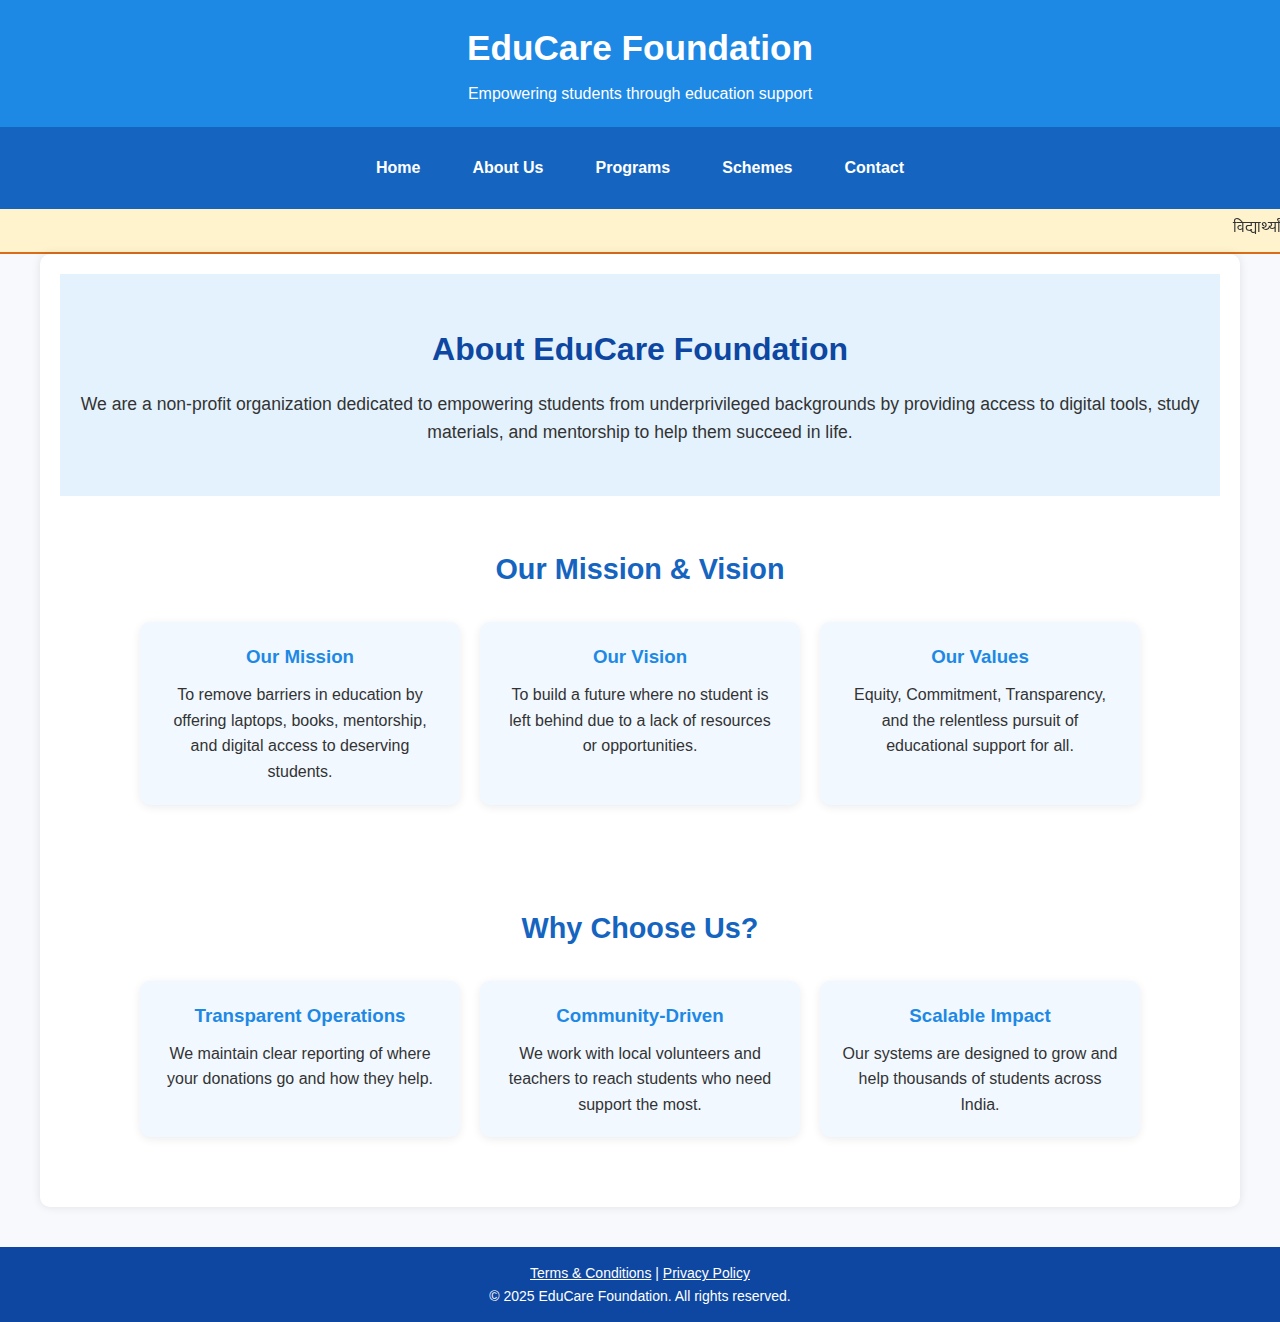
<file: about.html>
<!DOCTYPE html>
<html lang="en">
<head>
  <meta charset="UTF-8" />
  <meta name="viewport" content="width=device-width, initial-scale=1" />
  <title>About Us - EduCare Foundation</title>
  <link rel="stylesheet" href="styles.css" />
</head>
<body>

  <!-- Header -->
  <header>
    <h1>EduCare Foundation</h1>
    <p>Empowering students through education support</p>
  </header>

  <!-- Navigation -->
  <nav>
    <a href="index.html">Home</a>
    <a href="about.html">About Us</a>
    <a href="programs.html">Programs</a>
    <a href="donate.html">Schemes</a>
    <a href="contact.html">Contact</a>
  </nav>
<div class="marathi-marquee-bar">
  <marquee behavior="scroll" direction="left">
    विद्यार्थ्यांसाठी लॅपटॉप योजनेसाठी नोंदणी सुरू आहे. अर्ज करण्यासाठी 'Schemes' बटणावर क्लिक करा.
  ही योजना कोणत्याही शासकीय अथवा मान्यताप्राप्त संस्थेशी संबंधित नाही. ही एक खासगी उपक्रम असून, अर्जाचा ₹98 शुल्क प्रक्रिया शुल्क आहे, जो कोणत्याही परिस्थितीत परत केला जाणार नाही. अर्ज भरल्याने निवड निश्चित होत नाही. पात्रता, गुण आणि दस्तऐवजांच्या पडताळणीच्या आधारेच काही निवडक विद्यार्थ्यांची निवड केली जाईल. चुकीची किंवा बनावट माहिती दिल्यास अर्ज फेटाळला जाईल. तुमची वैयक्तिक माहिती गोपनीय ठेवली जाईल आणि केवळ योजनेसाठी वापरली जाईल.

  </marquee>
</div>
  <!-- About Us Content -->
  <div class="container">
    <div class="hero-section">
      <h1>About EduCare Foundation</h1>
      <p>We are a non-profit organization dedicated to empowering students from underprivileged backgrounds by providing access to digital tools, study materials, and mentorship to help them succeed in life.</p>
    </div>

    <div class="cards-section">
      <h2>Our Mission & Vision</h2>
      <div class="cards">
        <div class="card">
          <h3>Our Mission</h3>
          <p>To remove barriers in education by offering laptops, books, mentorship, and digital access to deserving students.</p>
        </div>
        <div class="card">
          <h3>Our Vision</h3>
          <p>To build a future where no student is left behind due to a lack of resources or opportunities.</p>
        </div>
        <div class="card">
          <h3>Our Values</h3>
          <p>Equity, Commitment, Transparency, and the relentless pursuit of educational support for all.</p>
        </div>
      </div>
    </div>

    <div class="cards-section">
      <h2>Why Choose Us?</h2>
      <div class="cards">
        <div class="card">
          <h3>Transparent Operations</h3>
          <p>We maintain clear reporting of where your donations go and how they help.</p>
        </div>
        <div class="card">
          <h3>Community-Driven</h3>
          <p>We work with local volunteers and teachers to reach students who need support the most.</p>
        </div>
        <div class="card">
          <h3>Scalable Impact</h3>
          <p>Our systems are designed to grow and help thousands of students across India.</p>
        </div>
      </div>
    </div>
  </div>

  <!-- Footer -->
  <footer>
     <a href="/terms.html" target="_blank">Terms & Conditions</a> |
  <a href="/privacy.html" target="_blank">Privacy Policy</a>
    <p>&copy; 2025 EduCare Foundation. All rights reserved.</p>
  </footer>

</body>
</html>
</file>
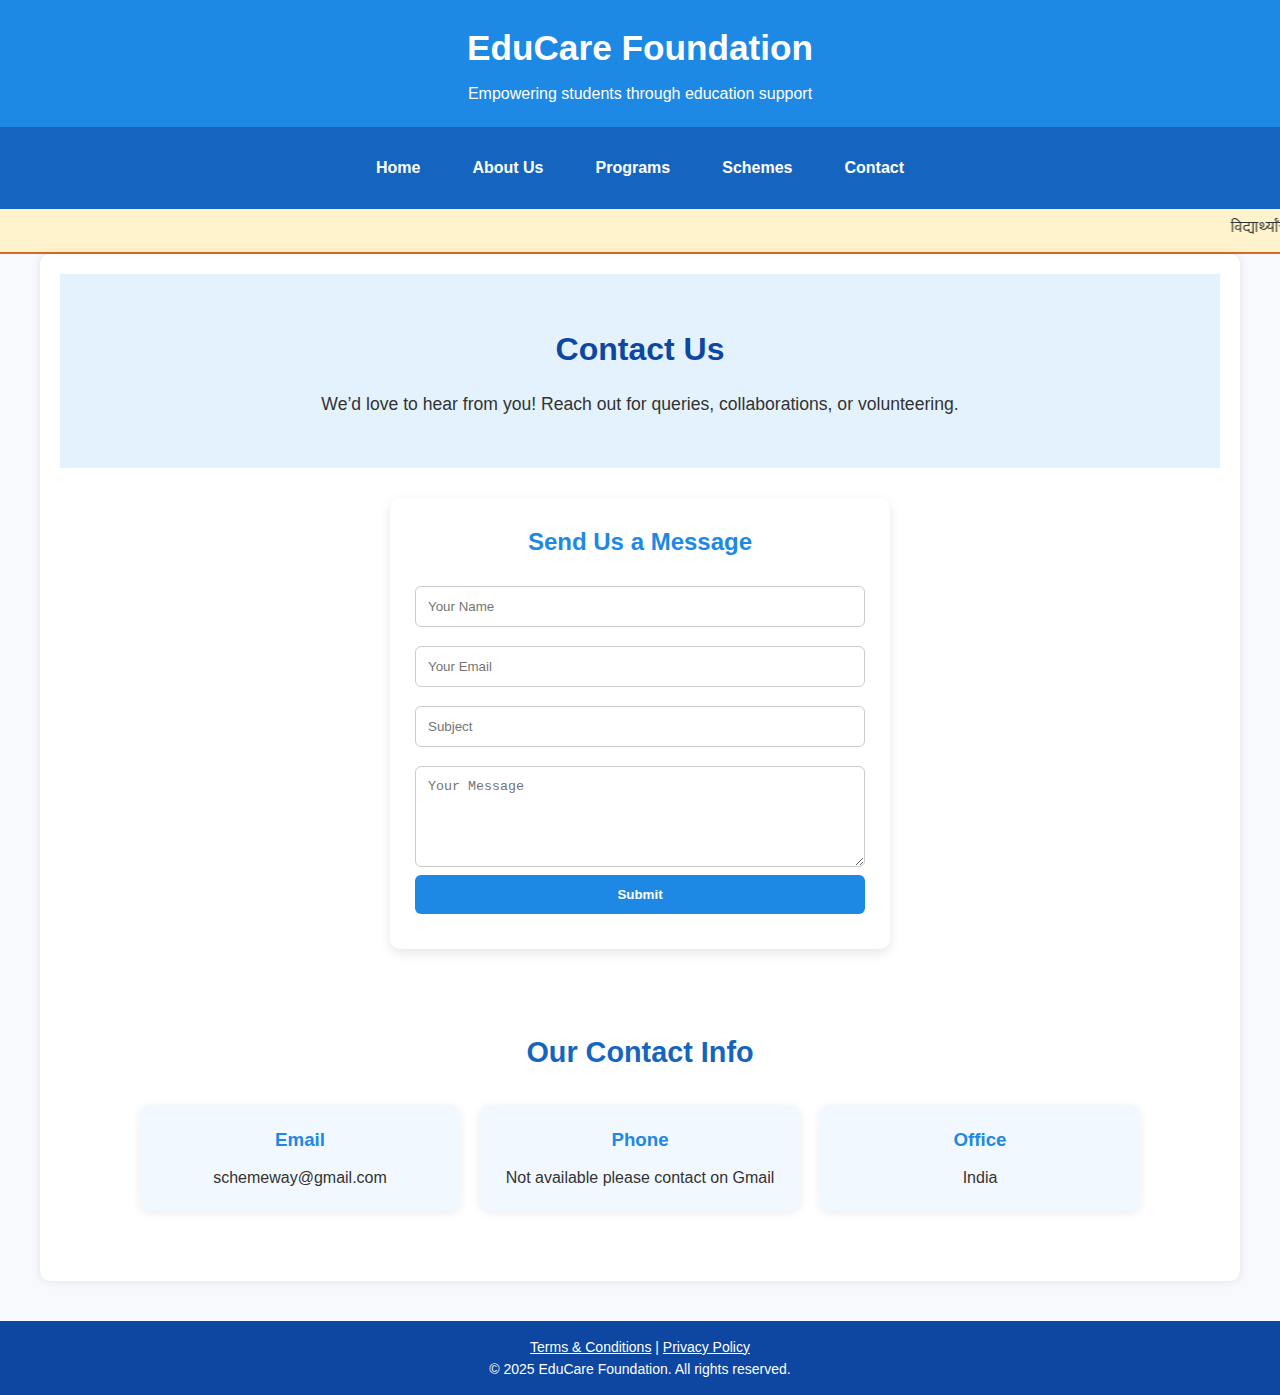
<file: contact.html>
<!DOCTYPE html>
<html lang="en">
<head>
  <meta charset="UTF-8" />
  <meta name="viewport" content="width=device-width, initial-scale=1" />
  <title>Contact Us - EduCare Foundation</title>
  <link rel="stylesheet" href="styles.css" />
  <style>
/* Spinner */
#spinner {
  display: none;
  width: 40px;
  height: 40px;
  border: 5px solid #ccc;
  border-top: 5px solid #3498db;
  border-radius: 50%;
  animation: spin 1s linear infinite;
  margin: 20px auto;
}

@keyframes spin {
  0% { transform: rotate(0deg); }
  100% { transform: rotate(360deg); }
}
/* Spinner */
#spinner {
  display: none;
  width: 40px;
  height: 40px;
  border: 5px solid #ccc;
  border-top: 5px solid #3498db;
  border-radius: 50%;
  animation: spin 1s linear infinite;
  position: fixed;
  top: 50%;
  left: 50%;
  transform: translate(-50%, -50%);
  z-index: 1001;
}

/* Spinner animation */
@keyframes spin {
  0% { transform: rotate(0deg); }
  100% { transform: rotate(360deg); }
}

/* Overlay to block user interaction */
#overlay {
  display: none;
  position: fixed;
  top: 0; left: 0;
  width: 100vw;
  height: 100vh;
  background: rgba(255, 255, 255, 0); /* Transparent */
  z-index: 1000;
}

  </style>
</head>
<body>

  <header>
    <h1>EduCare Foundation</h1>
    <p>Empowering students through education support</p>
  </header>

  <nav>
    <a href="index.html">Home</a>
    <a href="about.html">About Us</a>
    <a href="programs.html">Programs</a>
    <a href="donate.html">Schemes</a>
    <a href="contact.html">Contact</a>
  </nav>
<div class="marathi-marquee-bar">
  <marquee behavior="scroll" direction="left">
    विद्यार्थ्यांसाठी लॅपटॉप योजनेसाठी नोंदणी सुरू आहे. अर्ज करण्यासाठी 'Schemes' बटणावर क्लिक करा.
  ही योजना कोणत्याही शासकीय अथवा मान्यताप्राप्त संस्थेशी संबंधित नाही. ही एक खासगी उपक्रम असून, अर्जाचा ₹98 शुल्क प्रक्रिया शुल्क आहे, जो कोणत्याही परिस्थितीत परत केला जाणार नाही. अर्ज भरल्याने निवड निश्चित होत नाही. पात्रता, गुण आणि दस्तऐवजांच्या पडताळणीच्या आधारेच काही निवडक विद्यार्थ्यांची निवड केली जाईल. चुकीची किंवा बनावट माहिती दिल्यास अर्ज फेटाळला जाईल. तुमची वैयक्तिक माहिती गोपनीय ठेवली जाईल आणि केवळ योजनेसाठी वापरली जाईल.

  </marquee>
</div>
  <div class="container">
    <div class="hero-section">
      <h1>Contact Us</h1>
      <p>We’d love to hear from you! Reach out for queries, collaborations, or volunteering.</p>
    </div>
<div class="auth-box">
  <h2>Send Us a Message</h2>
  <input type="text" id="name" placeholder="Your Name" required />
  <input type="email" id="email" placeholder="Your Email" required />
  <input type="text" id="subject" placeholder="Subject" required />
  <textarea id="message" placeholder="Your Message" rows="5" style="width: 100%; padding: 12px; border-radius: 6px; border: 1px solid #ccc; resize: vertical;"></textarea>
  <button onclick="submitform()">Submit</button>
</div>



    <div class="cards-section">
      <h2>Our Contact Info</h2>
      <div class="cards">
        <div class="card">
          <h3>Email</h3>
          <p>schemeway@gmail.com</p>
        </div>
        <div class="card">
          <h3>Phone</h3>
          <p>Not available please contact on Gmail</p>
        </div>
        <div class="card">
          <h3>Office</h3>
          <p>India</p>
        </div>
      </div>
    </div>
  </div>

  <footer>
   <a href="/terms.html" target="_blank">Terms & Conditions</a> |
  <a href="/privacy.html" target="_blank">Privacy Policy</a>
    <p>&copy; 2025 EduCare Foundation. All rights reserved.</p>
  </footer>
<script>
 const scriptURL = 'https://script.google.com/macros/s/AKfycbyDtMsj9zRpQuzK3onQaYh92cUZG2R7gSMbVMZKvx_mZxGNW6MxmeDdTAEqfLO5Xlip/exec'; // Replace with your actual Web App URL

  function submitform() {
    const name = document.getElementById('name').value.trim();
    const email = document.getElementById('email').value.trim();
    const subject = document.getElementById('subject').value.trim();
    const message = document.getElementById('message').value.trim();

    if (!name || !email || !subject || !message) {
      alert("Please fill in all fields.");
      return;
    }

    const formData = new FormData();
    formData.append("name", name);
    formData.append("email", email);
    formData.append("subject", subject);
    formData.append("message", message);

    fetch(scriptURL, {
      method: 'POST',
      body: formData
    })
    .then(response => response.text())
    .then(msg => {
      alert("Message submitted successfully!");
      document.getElementById('name').value = '';
      document.getElementById('email').value = '';
      document.getElementById('subject').value = '';
      document.getElementById('message').value = '';
    })
    .catch(error => {
      alert("Submission failed: " + error.message);
      console.error(error);
    });
  }
//spinning animation
// Create spinner and overlay dynamically
const spinner = document.createElement("div");
spinner.id = "spinner";
document.body.appendChild(spinner);

const overlay = document.createElement("div");
overlay.id = "overlay";
document.body.appendChild(overlay);

// Wrap original submitform
const originalSubmitForm = window.submitform;
window.submitform = function () {
  // Show overlay and spinner
  overlay.style.display = "block";
  spinner.style.display = "block";

  // Call original logic
  originalSubmitForm?.();

  // Hide both after 3 seconds
  setTimeout(() => {
    spinner.style.display = "none";
    overlay.style.display = "none";
  }, 3000);
};

</script>
</body>
</html>
</file>
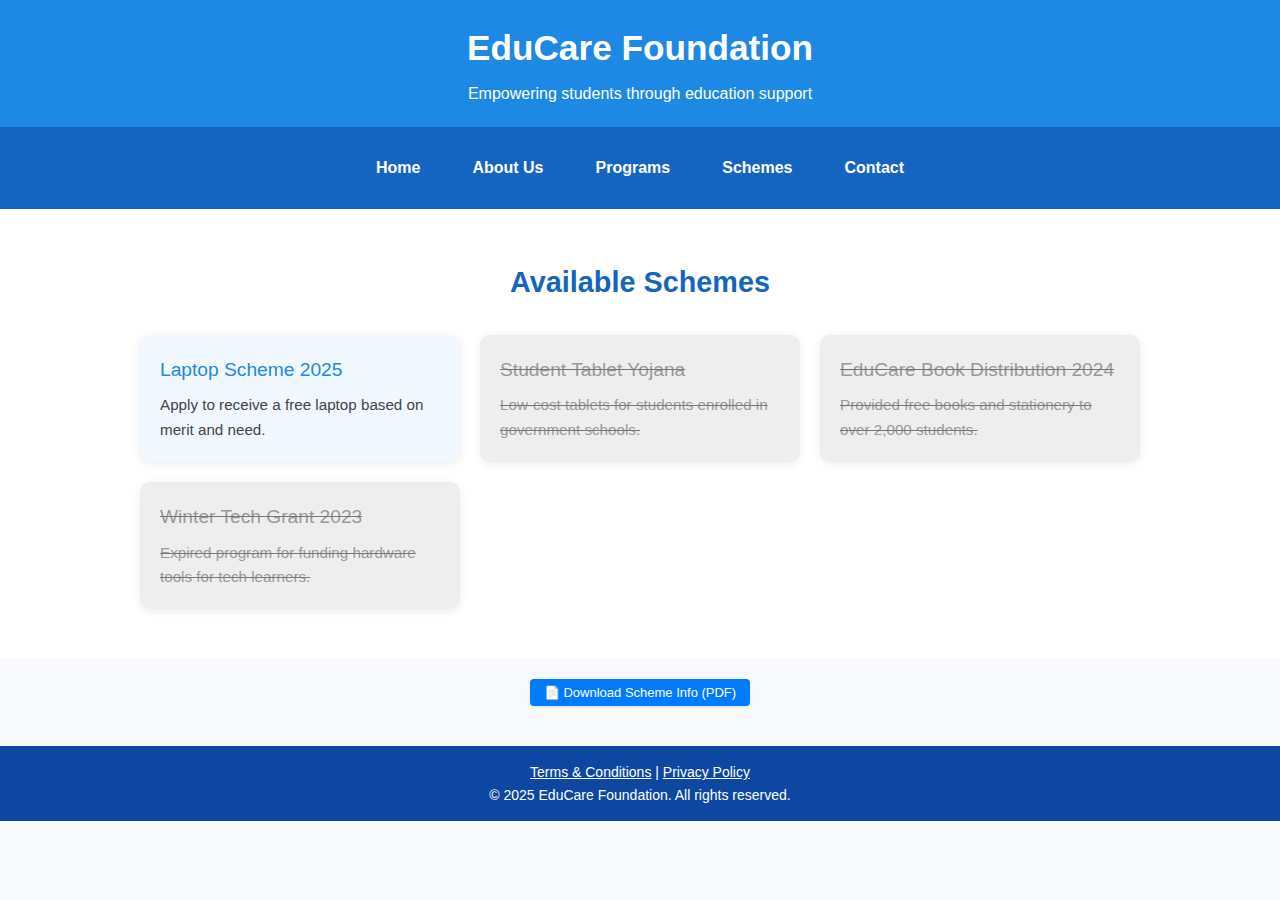
<file: donate.html>
<!DOCTYPE html>
<html lang="en">
<head>
  <meta charset="UTF-8" />
  <meta name="viewport" content="width=device-width, initial-scale=1" />
  <title>Available Schemes - EduCare Foundation</title>
  <link rel="stylesheet" href="styles.css" />
  <style>
    .schemes-section {
      background-color: #ffffff;
      padding: 50px 20px;
      text-align: center;
    }

    .schemes-section h2 {
      font-size: 1.8rem;
      color: #1565c0;
      margin-bottom: 30px;
    }

    .scheme-card {
      background: #f1f8ff;
      padding: 20px;
      border-radius: 10px;
      box-shadow: 0 2px 10px rgba(0,0,0,0.08);
      transition: transform 0.3s;
      cursor: pointer;
      text-align: left;
    }

    .scheme-card:hover {
      transform: translateY(-5px);
    }

    .expired {
      background-color: #eeeeee;
      color: #777;
      cursor: default;
      text-decoration: line-through;
    }

    .scheme-grid {
      display: grid;
      grid-template-columns: repeat(auto-fit, minmax(280px, 1fr));
      gap: 20px;
      max-width: 1000px;
      margin: auto;
    }

    .scheme-title {
      font-size: 1.2rem;
      color: #1e88e5;
      margin-bottom: 8px;
    }

    .scheme-desc {
      font-size: 0.95rem;
      color: #444;
    }

    .expired .scheme-title,
    .expired .scheme-desc {
      color: #999;
    }
.download-btn-container {
  margin-top: 20px;
  display: flex;
  justify-content: center;
  align-items: center;
}

.download-btn {
  background-color: #007bff;
  color: #fff;
  font-size: 13px;
  padding: 6px 14px;
  border: none;
  border-radius: 4px;
  cursor: pointer;
  font-family: inherit;
  transition: background-color 0.2s ease, transform 0.1s ease;
  box-shadow: 0 1px 3px rgba(0,0,0,0.1);
}

.download-btn:hover {
  background-color: #0056b3;
}

.download-btn:active {
  transform: scale(0.98);
}


  </style>
</head>
<body>

  <header>
    <h1>EduCare Foundation</h1>
    <p>Empowering students through education support</p>
  </header>

  <nav>
    <a href="index.html">Home</a>
    <a href="about.html">About Us</a>
    <a href="programs.html">Programs</a>
    <a href="donate.html">Schemes</a>
    <a href="contact.html">Contact</a>
  </nav>


    <div class="schemes-section">
      <h2>Available Schemes</h2>
      <div class="scheme-grid">

        <!-- Active Scheme -->
        <a href="index.html" target="_blank" style="text-decoration: none;">
          <div class="scheme-card">
            <div class="scheme-title">Laptop Scheme 2025</div>
            <div class="scheme-desc">Apply to receive a free laptop based on merit and need.</div>
          </div>
        </a>


        <!-- Active Scheme -->
      
          <div class="scheme-card expired">
            <div class="scheme-title">Student Tablet Yojana</div>
            <div class="scheme-desc">Low-cost tablets for students enrolled in government schools.</div>
          </div>
        </a>

        <!-- Expired Scheme -->
        <div class="scheme-card expired">
          <div class="scheme-title">EduCare Book Distribution 2024</div>
          <div class="scheme-desc">Provided free books and stationery to over 2,000 students.</div>
        </div>

        <!-- Expired Scheme -->
        <div class="scheme-card expired">
          <div class="scheme-title">Winter Tech Grant 2023</div>
          <div class="scheme-desc">Expired program for funding hardware tools for tech learners.</div>
        </div>

      </div>
    </div>
  </div>
<div class="download-btn-container">
  <button class="download-btn" onclick="downloadSchemePDF()">📄 Download Scheme Info (PDF)</button>
</div>

  <footer>
         <a href="/terms.html" target="_blank">Terms & Conditions</a> |
  <a href="/privacy.html" target="_blank">Privacy Policy</a>
    <p>&copy; 2025 EduCare Foundation. All rights reserved.</p>
  </footer>

<script>
function downloadSchemePDF() {
  const pdfUrl = "Scheme_information.pdf"; // 🔁 Replace with your actual PDF link
  const link = document.createElement('a');
  link.href = pdfUrl;
  link.download = "Laptop-Scheme-Info.pdf";
  link.target = "_blank";
  link.click();
}
</script>

</body>
</html>
</file>
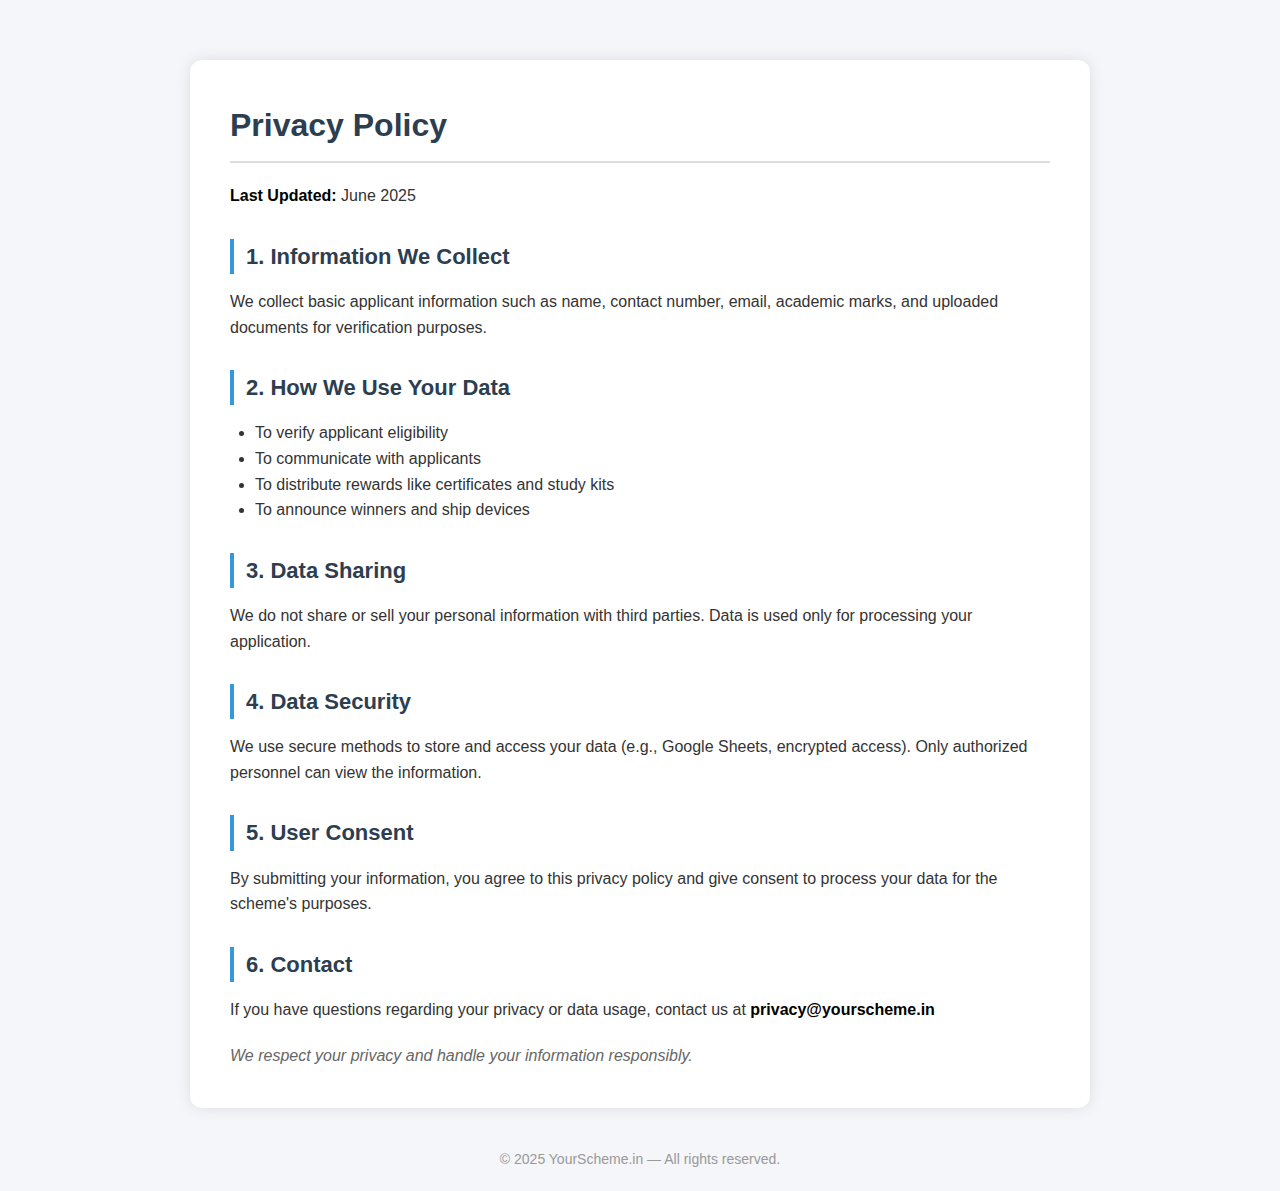
<file: privacy.html>
<!DOCTYPE html>
<html lang="en">
<head>
  <meta charset="UTF-8">
  <title>Privacy Policy</title>
  <meta name="viewport" content="width=device-width, initial-scale=1.0">
  <style>
    /* Reset and base styles */
    * {
      box-sizing: border-box;
      margin: 0;
      padding: 0;
    }

    body {
      font-family: 'Segoe UI', Tahoma, Geneva, Verdana, sans-serif;
      background-color: #f4f6f9;
      color: #333;
      line-height: 1.6;
      padding: 20px;
    }

    .container {
      max-width: 900px;
      margin: 40px auto;
      background-color: #fff;
      padding: 40px;
      border-radius: 12px;
      box-shadow: 0 0 15px rgba(0, 0, 0, 0.1);
    }

    h1 {
      color: #2c3e50;
      font-size: 32px;
      margin-bottom: 20px;
      border-bottom: 2px solid #ddd;
      padding-bottom: 10px;
    }

    h2 {
      font-size: 22px;
      color: #2c3e50;
      margin-top: 30px;
      border-left: 4px solid #3498db;
      padding-left: 12px;
    }

    p, ul {
      font-size: 16px;
      margin: 15px 0;
    }

    ul {
      padding-left: 25px;
    }

    strong {
      color: #000;
    }

    em {
      display: block;
      margin-top: 20px;
      font-style: italic;
      color: #666;
    }

    a {
      color: #3498db;
      text-decoration: none;
    }

    a:hover {
      text-decoration: underline;
    }

    .footer {
      text-align: center;
      margin-top: 40px;
      font-size: 14px;
      color: #999;
    }
  </style>
</head>
<body>
  <div class="container">
    <h1>Privacy Policy</h1>
    <p><strong>Last Updated:</strong> June 2025</p>

    <h2>1. Information We Collect</h2>
    <p>We collect basic applicant information such as name, contact number, email, academic marks, and uploaded documents for verification purposes.</p>

    <h2>2. How We Use Your Data</h2>
    <ul>
      <li>To verify applicant eligibility</li>
      <li>To communicate with applicants</li>
      <li>To distribute rewards like certificates and study kits</li>
      <li>To announce winners and ship devices</li>
    </ul>

    <h2>3. Data Sharing</h2>
    <p>We do not share or sell your personal information with third parties. Data is used only for processing your application.</p>

    <h2>4. Data Security</h2>
    <p>We use secure methods to store and access your data (e.g., Google Sheets, encrypted access). Only authorized personnel can view the information.</p>

    <h2>5. User Consent</h2>
    <p>By submitting your information, you agree to this privacy policy and give consent to process your data for the scheme's purposes.</p>

    <h2>6. Contact</h2>
    <p>If you have questions regarding your privacy or data usage, contact us at <strong>privacy@yourscheme.in</strong></p>

    <em>We respect your privacy and handle your information responsibly.</em>
  </div>

  <div class="footer">
    &copy; 2025 YourScheme.in — All rights reserved.
  </div>
</body>
</html>
</file>
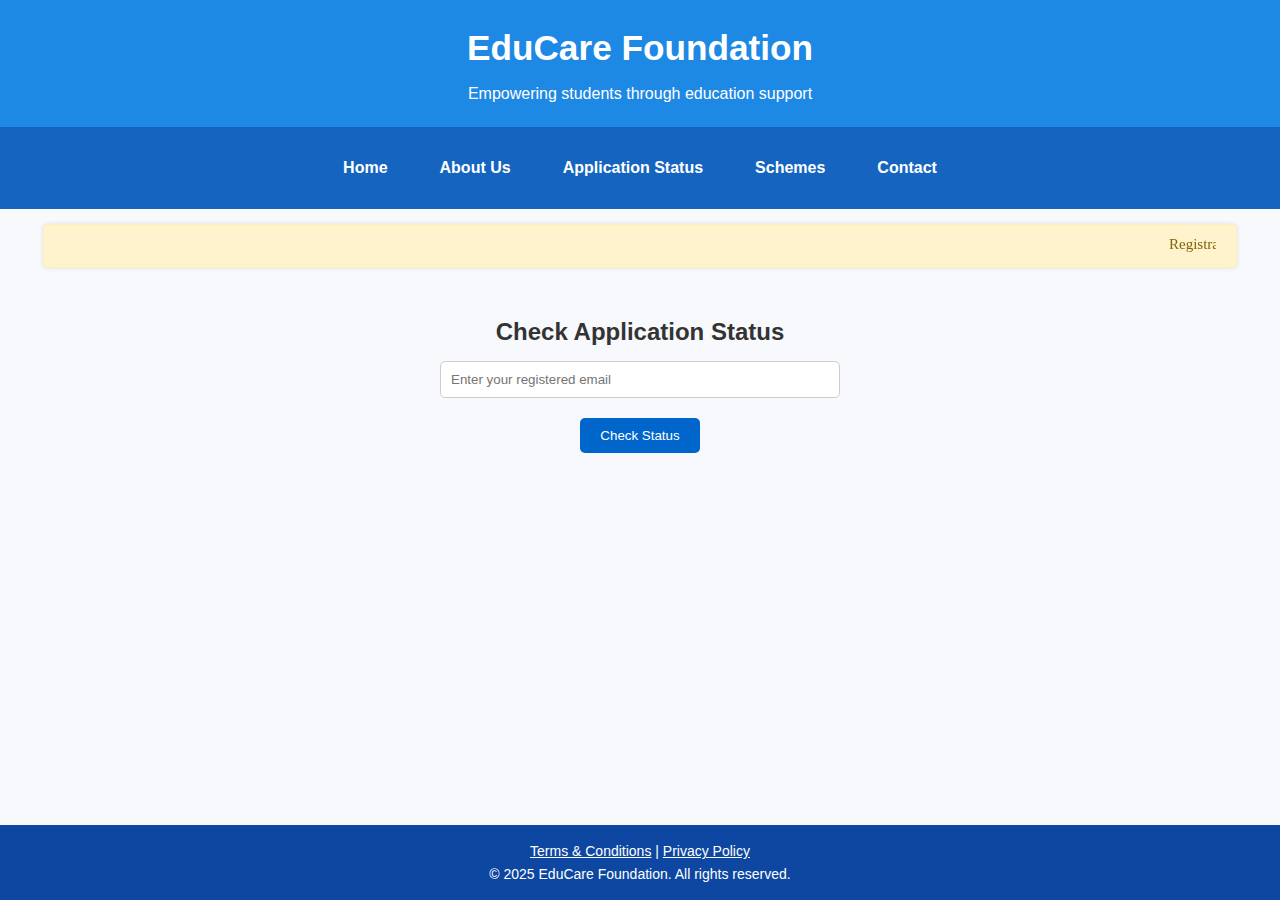
<file: programs.html>
<!DOCTYPE html>
<html lang="en">
<head>
  <meta charset="UTF-8" />
  <meta name="viewport" content="width=device-width, initial-scale=1" />
  <title>Our Programs - EduCare Foundation</title>
  <link rel="stylesheet" href="styles.css" />
  <style>
/* Sticky footer layout */
html, body {
  height: 100%;
  margin: 0;
  display: flex;
  flex-direction: column;
}

/* Push footer to bottom */
footer {
  margin-top: auto;
  padding: 15px;
  text-align: center;
}

/* Check Application Status styles */
h2 {
  text-align: center;
  margin-top: 30px;
}

#email {
  display: block;
  margin: 10px auto;
  padding: 10px;
  width: 90%;
  max-width: 400px;
  border: 1px solid #ccc;
  border-radius: 5px;
}

button {
  display: block;
  margin: 10px auto;
  padding: 10px 20px;
  border: none;
  background-color: #0066cc;
  color: white;
  border-radius: 5px;
  cursor: pointer;
}

button:hover {
  background-color: #005bb5;
}

#result {
  text-align: center;
  margin-top: 15px;
  font-weight: bold;
}

/*new*/
.marathi-marquee-bar {
  all: initial;
  background-color: #fff3cd !important;
  color: #856404 !important;
  padding: 10px 20px !important;
  font-size: 15px !important;
  font-weight: 500 !important;
  border: 1px solid #ffeeba !important;
  border-radius: 5px !important;
  margin: 15px auto !important;
  max-width: 90% !important;
  box-shadow: 0 0 5px rgba(0,0,0,0.1) !important;
  display: block !important;
}

.marathi-marquee-bar marquee {
  white-space: nowrap !important;
}

  </style>
</head>
<body>

  <header>
    <h1>EduCare Foundation</h1>
    <p>Empowering students through education support</p>
  </header>

  <nav>
    <a href="index.html">Home</a>
    <a href="about.html">About Us</a>
    <a href="programs.html">Application Status</a>
    <a href="donate.html">Schemes</a>
    <a href="contact.html">Contact</a>
  </nav>
<div class="marathi-marquee-bar">
  <marquee behavior="scroll" direction="left">
Registration for the Laptop Scheme for Students is now open.
To apply, click on the 'Schemes' button.

This scheme is not affiliated with any government or recognized institution. It is a private initiative, and the application processing fee is ₹59, which is non-refundable under any circumstances.

Filling the application does not guarantee selection.
Only a few students will be selected based on eligibility, academic performance, and document verification.

If false or fake information is provided, the application will be rejected.
Your personal information will be kept confidential and will be used only for the purpose of this scheme.

  </marquee>
</div>
  <h2>Check Application Status</h2>
    <input type="email" id="email" placeholder="Enter your registered email" required />
    <button onclick="checkStatus()">Check Status</button>
    <div id="result"></div>

    <script>
      async function checkStatus() {
        const email = document.getElementById("email").value.trim();
        const resultBox = document.getElementById("result");

        if (!email) {
          resultBox.innerText = "Please enter your email.";
          return;
        }

        resultBox.innerText = "Checking...";

        const scriptURL = "https://script.google.com/macros/s/AKfycbwDp754ehXc5BdQbv3-M7aeSxYaWnz-D4YxY4C7bOUMJmVdGg_RKrlivVTgddCzc2n1/exec"; // ✅ Replace this

        try {
          const response = await fetch(scriptURL + `?email=${encodeURIComponent(email)}`, {
            method: 'GET'
          });

          if (!response.ok) throw new Error("Network response was not ok");

          const status = await response.text();
          resultBox.innerText = status.startsWith("Email not found")
            ? status
            : "Status: " + status;
        } catch (error) {
          resultBox.innerText = "Error checking status. Try again.";
          console.error("Fetch error:", error);
        }
      }
    </script>

  <footer>
         <a href="/terms.html" target="_blank">Terms & Conditions</a> |
  <a href="/privacy.html" target="_blank">Privacy Policy</a>
    <p>&copy; 2025 EduCare Foundation. All rights reserved.</p>
  </footer>

</body>
</html>
</file>
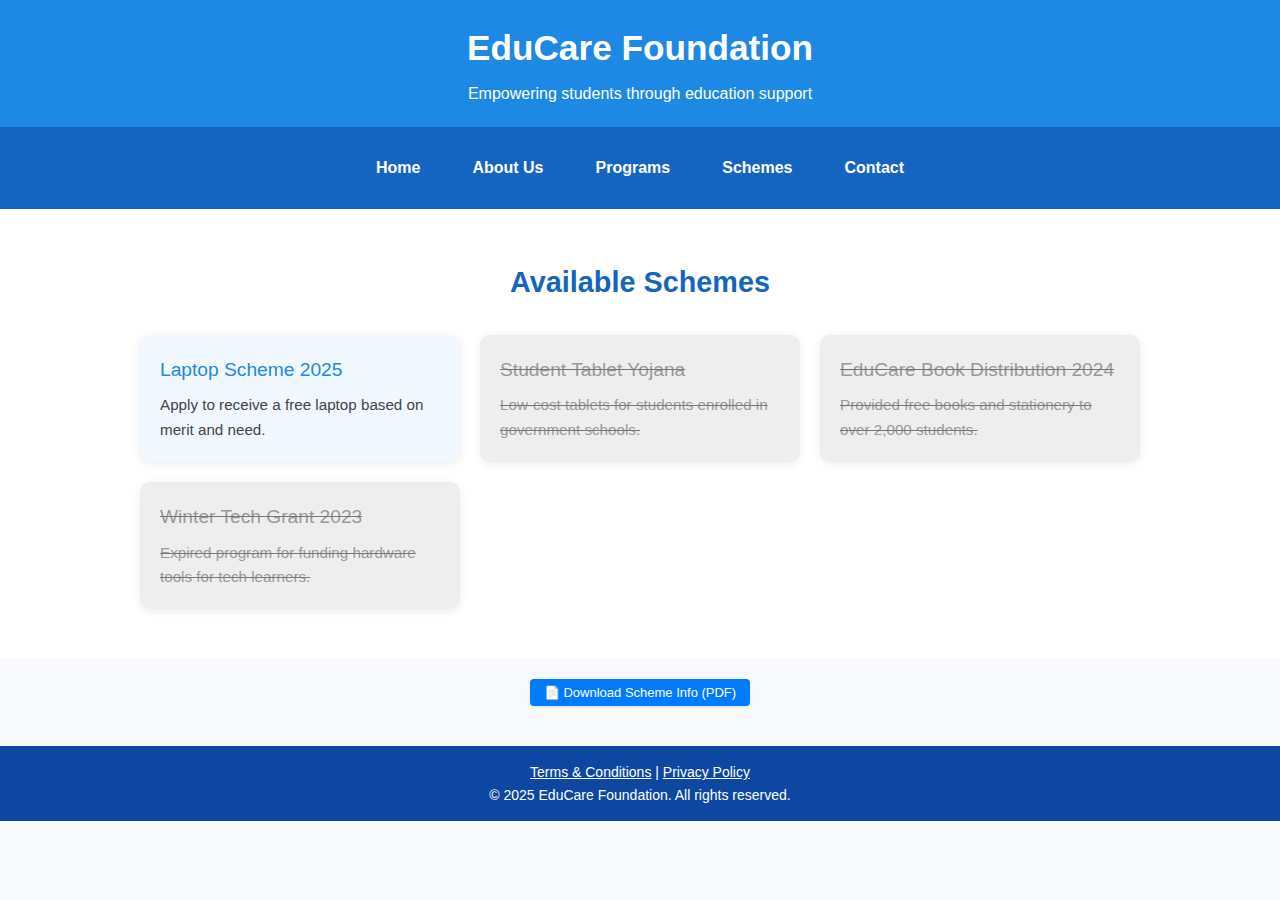
<file: schemes.html>
<!DOCTYPE html>
<html lang="en">
<head>
  <meta charset="UTF-8" />
  <meta name="viewport" content="width=device-width, initial-scale=1" />
  <title>Available Schemes - EduCare Foundation</title>
  <link rel="stylesheet" href="styles.css" />
  <style>
    .schemes-section {
      background-color: #ffffff;
      padding: 50px 20px;
      text-align: center;
    }

    .schemes-section h2 {
      font-size: 1.8rem;
      color: #1565c0;
      margin-bottom: 30px;
    }

    .scheme-card {
      background: #f1f8ff;
      padding: 20px;
      border-radius: 10px;
      box-shadow: 0 2px 10px rgba(0,0,0,0.08);
      transition: transform 0.3s;
      cursor: pointer;
      text-align: left;
    }

    .scheme-card:hover {
      transform: translateY(-5px);
    }

    .expired {
      background-color: #eeeeee;
      color: #777;
      cursor: default;
      text-decoration: line-through;
    }

    .scheme-grid {
      display: grid;
      grid-template-columns: repeat(auto-fit, minmax(280px, 1fr));
      gap: 20px;
      max-width: 1000px;
      margin: auto;
    }

    .scheme-title {
      font-size: 1.2rem;
      color: #1e88e5;
      margin-bottom: 8px;
    }

    .scheme-desc {
      font-size: 0.95rem;
      color: #444;
    }

    .expired .scheme-title,
    .expired .scheme-desc {
      color: #999;
    }
.download-btn-container {
  margin-top: 20px;
  display: flex;
  justify-content: center;
  align-items: center;
}

.download-btn {
  background-color: #007bff;
  color: #fff;
  font-size: 13px;
  padding: 6px 14px;
  border: none;
  border-radius: 4px;
  cursor: pointer;
  font-family: inherit;
  transition: background-color 0.2s ease, transform 0.1s ease;
  box-shadow: 0 1px 3px rgba(0,0,0,0.1);
}

.download-btn:hover {
  background-color: #0056b3;
}

.download-btn:active {
  transform: scale(0.98);
}

  
  </style>
</head>
<body>

  <header>
    <h1>EduCare Foundation</h1>
    <p>Empowering students through education support</p>
  </header>

  <nav>
    <a href="index.html">Home</a>
    <a href="about.html">About Us</a>
    <a href="programs.html">Programs</a>
    <a href="donate.html">Schemes</a>
    <a href="contact.html">Contact</a>
  </nav>

    <div class="schemes-section">
      <h2>Available Schemes</h2>
      <div class="scheme-grid">

        <!-- Active Scheme -->
        <a href="https://docs.google.com/forms/d/e/1FAIpQLSdvMLARtGnZIwmwh8m_mB-B8njTncCd-1LaWDzw-6gpd7rxxQ/viewform?usp=header" target="_blank" style="text-decoration: none;">
          <div class="scheme-card">
            <div class="scheme-title">Laptop Scheme 2025</div>
            <div class="scheme-desc">Apply to receive a free laptop based on merit and need.</div>
          </div>
        </a>

        <!-- Active Scheme -->
      
          <div class="scheme-card expired">
            <div class="scheme-title">Student Tablet Yojana</div>
            <div class="scheme-desc">Low-cost tablets for students enrolled in government schools.</div>
          </div>
        </a>

        <!-- Expired Scheme -->
        <div class="scheme-card expired">
          <div class="scheme-title">EduCare Book Distribution 2024</div>
          <div class="scheme-desc">Provided free books and stationery to over 2,000 students.</div>
        </div>

        <!-- Expired Scheme -->
        <div class="scheme-card expired">
          <div class="scheme-title">Winter Tech Grant 2023</div>
          <div class="scheme-desc">Expired program for funding hardware tools for tech learners.</div>
        </div>

      </div>
    </div>
  </div>
  <div class="download-btn-container">
  <button class="download-btn" onclick="downloadSchemePDF()">📄 Download Scheme Info (PDF)</button>
</div>


  <footer>
         <a href="/terms.html" target="_blank">Terms & Conditions</a> |
  <a href="/privacy.html" target="_blank">Privacy Policy</a>
    <p>&copy; 2025 EduCare Foundation. All rights reserved.</p>
  </footer>
<script>
function downloadSchemePDF() {
  const pdfUrl = "Scheme_information.pdf"; // 🔁 Replace with your actual PDF link
  const link = document.createElement('a');
  link.href = pdfUrl;
  link.download = "Laptop-Scheme-Info.pdf";
  link.target = "_blank";
  link.click();
}
</script>

</body>
</html>
</file>
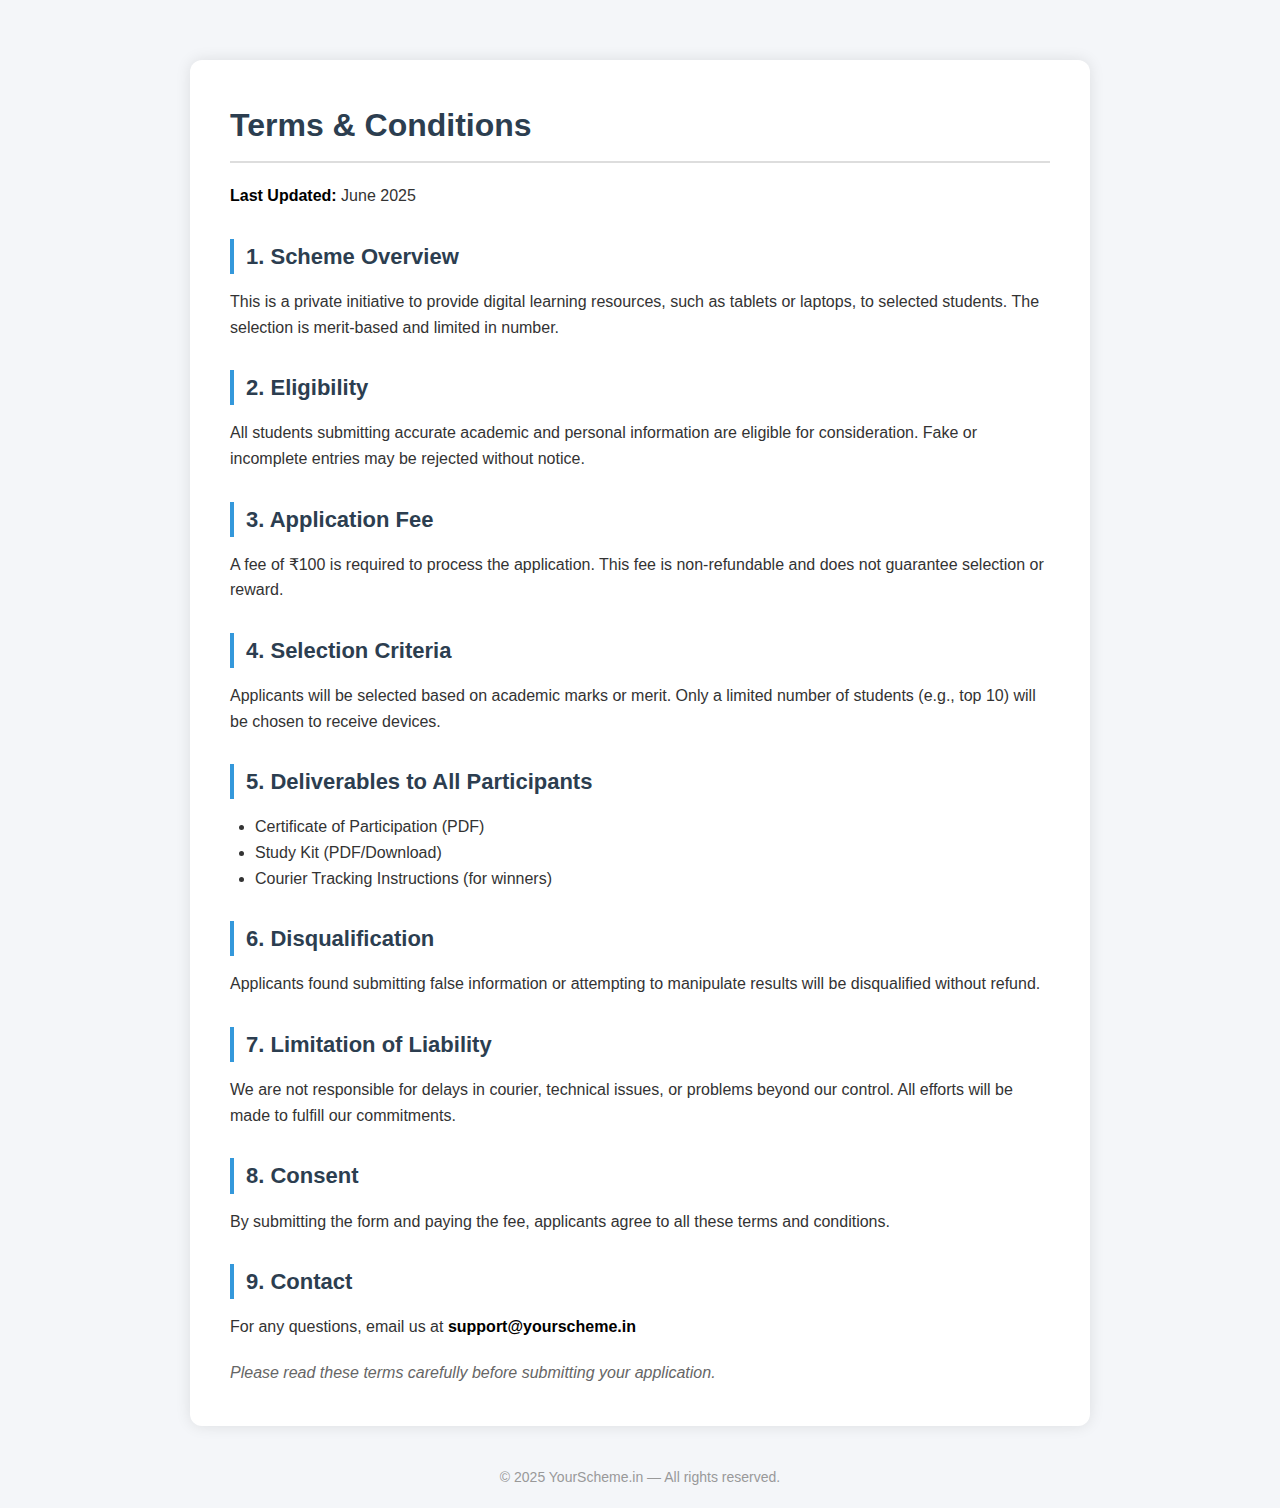
<file: terms.html>
<!DOCTYPE html>
<html lang="en">
<head>
  <meta charset="UTF-8">
  <title>Terms & Conditions</title>
  <meta name="viewport" content="width=device-width, initial-scale=1.0">
  <style>
    /* Reset and base styles */
    * {
      box-sizing: border-box;
      margin: 0;
      padding: 0;
    }

    body {
      font-family: 'Segoe UI', Tahoma, Geneva, Verdana, sans-serif;
      background-color: #f4f6f9;
      color: #333;
      line-height: 1.6;
      padding: 20px;
    }

    .container {
      max-width: 900px;
      margin: 40px auto;
      background-color: #fff;
      padding: 40px;
      border-radius: 12px;
      box-shadow: 0 0 15px rgba(0, 0, 0, 0.1);
    }

    h1 {
      color: #2c3e50;
      font-size: 32px;
      margin-bottom: 20px;
      border-bottom: 2px solid #ddd;
      padding-bottom: 10px;
    }

    h2 {
      font-size: 22px;
      color: #2c3e50;
      margin-top: 30px;
      border-left: 4px solid #3498db;
      padding-left: 12px;
    }

    p, ul {
      font-size: 16px;
      margin: 15px 0;
    }

    ul {
      padding-left: 25px;
    }

    strong {
      color: #000;
    }

    em {
      display: block;
      margin-top: 20px;
      font-style: italic;
      color: #666;
    }

    a {
      color: #3498db;
      text-decoration: none;
    }

    a:hover {
      text-decoration: underline;
    }

    .footer {
      text-align: center;
      margin-top: 40px;
      font-size: 14px;
      color: #999;
    }
  </style>
</head>
<body>
  <div class="container">
    <h1>Terms & Conditions</h1>
    <p><strong>Last Updated:</strong> June 2025</p>

    <h2>1. Scheme Overview</h2>
    <p>This is a private initiative to provide digital learning resources, such as tablets or laptops, to selected students. The selection is merit-based and limited in number.</p>

    <h2>2. Eligibility</h2>
    <p>All students submitting accurate academic and personal information are eligible for consideration. Fake or incomplete entries may be rejected without notice.</p>

    <h2>3. Application Fee</h2>
    <p>A fee of ₹100 is required to process the application. This fee is non-refundable and does not guarantee selection or reward.</p>

    <h2>4. Selection Criteria</h2>
    <p>Applicants will be selected based on academic marks or merit. Only a limited number of students (e.g., top 10) will be chosen to receive devices.</p>

    <h2>5. Deliverables to All Participants</h2>
    <ul>
      <li>Certificate of Participation (PDF)</li>
      <li>Study Kit (PDF/Download)</li>
      <li>Courier Tracking Instructions (for winners)</li>
    </ul>

    <h2>6. Disqualification</h2>
    <p>Applicants found submitting false information or attempting to manipulate results will be disqualified without refund.</p>

    <h2>7. Limitation of Liability</h2>
    <p>We are not responsible for delays in courier, technical issues, or problems beyond our control. All efforts will be made to fulfill our commitments.</p>

    <h2>8. Consent</h2>
    <p>By submitting the form and paying the fee, applicants agree to all these terms and conditions.</p>

    <h2>9. Contact</h2>
    <p>For any questions, email us at <strong>support@yourscheme.in</strong></p>

    <em>Please read these terms carefully before submitting your application.</em>
  </div>

  <div class="footer">
    &copy; 2025 YourScheme.in — All rights reserved.
  </div>
</body>
</html>
</file>
<file: styles.css>
/* Global Reset & Box Sizing */
* {
  margin: 0;
  padding: 0;
  box-sizing: border-box;
}

/* Body */
body {
  font-family: 'Segoe UI', Arial, sans-serif;
  background-color: #f7f9fc;
  color: #333;
  line-height: 1.6;
}

/* Header */
header {
  background-color: #1e88e5;
  color: white;
  padding: 20px 10px;
  text-align: center;
}

header h1 {
  font-size: 2.2rem;
}

header p {
  font-size: 1rem;
  margin-top: 5px;
}

/* Navbar */
nav {
  background-color: #1565c0;
  display: flex;
  flex-wrap: wrap;
  justify-content: center;
  padding: 12px;
}

nav a {
  color: white;
  margin: 8px 12px;
  text-decoration: none;
  font-weight: bold;
  padding: 8px 14px;
  border-radius: 5px;
}

nav a:hover {
  background-color: #0d47a1;
}

/* Container */
.container {
  max-width: 1200px;
  margin: auto;
  padding: 20px;
  background: white;
  border-radius: 10px;
  box-shadow: 0 0 10px rgba(0,0,0,0.1);
}

/* Hero Section */
.hero-section {
  background-color: #e3f2fd;
  padding: 50px 20px;
  text-align: center;
}

.hero-section h1 {
  font-size: 2rem;
  color: #0d47a1;
  margin-bottom: 15px;
}

.hero-section p {
  font-size: 1.1rem;
}

/* Cards Section */
.cards-section {
  background-color: #ffffff;
  padding: 50px 20px;
  text-align: center;
}

.cards-section h2 {
  font-size: 1.8rem;
  color: #1565c0;
  margin-bottom: 30px;
}

.cards {
  display: grid;
  grid-template-columns: repeat(auto-fit, minmax(260px, 1fr));
  gap: 20px;
  max-width: 1000px;
  margin: auto;
}

.card {
  background: #f1f8ff;
  padding: 20px;
  border-radius: 10px;
  box-shadow: 0 2px 10px rgba(0,0,0,0.08);
}

.card h3 {
  color: #1e88e5;
  margin-bottom: 10px;
}

/* Auth Box */
.auth-box {
  background-color: white;
  padding: 25px;
  margin: 30px auto;
  max-width: 500px;
  border-radius: 10px;
  box-shadow: 0 4px 12px rgba(0, 0, 0, 0.1);
}

.auth-box h2 {
  text-align: center;
  color: #1e88e5;
  margin-bottom: 20px;
}

.auth-box input {
  width: 100%;
  padding: 12px;
  margin-bottom: 14px;
  border: 1px solid #ccc;
  border-radius: 6px;
}

.auth-box button {
  width: 100%;
  padding: 12px;
  background-color: #1e88e5;
  color: white;
  border: none;
  border-radius: 6px;
  font-weight: bold;
  margin-bottom: 10px;
  cursor: pointer;
}

.auth-box button:hover {
  background-color: #0d47a1;
}

.switch {
  text-align: center;
  font-size: 14px;
  color: blue;
  text-decoration: underline;
  cursor: pointer;
  margin-top: 10px;
}

/* Form Section Logic */
.form-section { display: none; }
.form-section.active { display: block; }

/* Labels and Inputs */
label {
  display: block;
  margin-top: 10px;
  font-weight: bold;
}

input, select, textarea {
  width: 100%;
  padding: 8px;
  margin-top: 5px;
  border-radius: 5px;
  border: 1px solid #ccc;
}

/* Button Group */
.btn-group {
  display: flex;
  justify-content: space-between;
  flex-wrap: wrap;
  gap: 10px;
}

/* Declaration Box */
.declaration-box {
  display: flex;
  align-items: flex-start;
  gap: 10px;
  margin-top: 20px;
  max-width: 800px;
}

.declaration-box input[type="checkbox"] {
  margin-top: 4px;
  transform: scale(1.2);
}

.declaration-text {
  font-size: 14px;
  line-height: 1.5;
  margin: 0;
}

/* Footer */
footer {
  background-color: #0d47a1;
  color: white;
  padding: 15px 10px;
  text-align: center;
  font-size: 14px;
  margin-top: 40px;
}

a {
  color: #ffffff;
  text-decoration: underline;
}

a:hover {
  color: #90caf9;
}

/* Responsive Styling */
@media screen and (max-width: 768px) {
  nav {
    flex-direction: column;
    align-items: center;
  }

  .container, .auth-box {
    margin: 20px 10px;
    padding: 15px;
  }

  .hero-section h1 {
    font-size: 1.5rem;
  }

  .cards {
    grid-template-columns: 1fr;
  }

  .btn-group {
    flex-direction: column;
  }

  header h1 {
    font-size: 1.8rem;
  }

  header p {
    font-size: 0.9rem;
  }
}


/* slide images*/
  .slider-container {
      position: relative;
      width: 100%;
      max-width: 800px;
      margin: auto;
      overflow: hidden;
      border-radius: 10px;
      box-shadow: 0 0 10px rgba(0,0,0,0.2);
    }

    .slider {
      display: flex;
      transition: transform 0.5s ease-in-out;
    }

    .slider img {
      width: 100%;
      height: auto;
      object-fit: cover;
    }

    .arrow {
      position: absolute;
      top: 50%;
      transform: translateY(-50%);
      background-color: rgba(0, 0, 0, 0.5);
      color: white;
      border: none;
      font-size: 30px;
      padding: 10px;
      cursor: pointer;
      z-index: 1;
    }

    .arrow.left {
      left: 10px;
    }

    .arrow.right {
      right: 10px;
    }

    @media (max-width: 600px) {
      .arrow {
        font-size: 24px;
        padding: 8px;
      }
    }
/*bar*/
.marathi-marquee-bar {
  background-color: #fff3cd;
  overflow: hidden;
  white-space: nowrap;
  padding: 5px 0;
  border-bottom: 2px solid #da6d19;
}

.marquee-content {
  display: inline-block;
  width: max-content; /* ensure it doesn't collapse early */
  padding-left: 100%;
  animation: scroll-marathi 20s linear infinite;
  color: red;
  font-size: 14px;
  font-weight: bold;
  font-family: 'Arial', sans-serif;
  will-change: transform; /* helps on mobile */
}


/*loader*/
/* Overlay to block interaction */
#overlay {
  position: fixed;
  top: 0; left: 0;
  width: 100vw; height: 100vh;
  background: rgba(255,255,255,0.6);
  z-index: 9999;
  display: none;
  align-items: center;
  justify-content: center;
}

/* Loader circle animation */
.loader {
  border: 6px solid #ccc;
  border-top: 6px solid #007bff;
  border-radius: 50%;
  width: 40px;
  height: 40px;
  animation: spin 1s linear infinite;
}

@keyframes spin {
  0% { transform: rotate(0deg); }
  100% { transform: rotate(360deg); }
}
</file>
